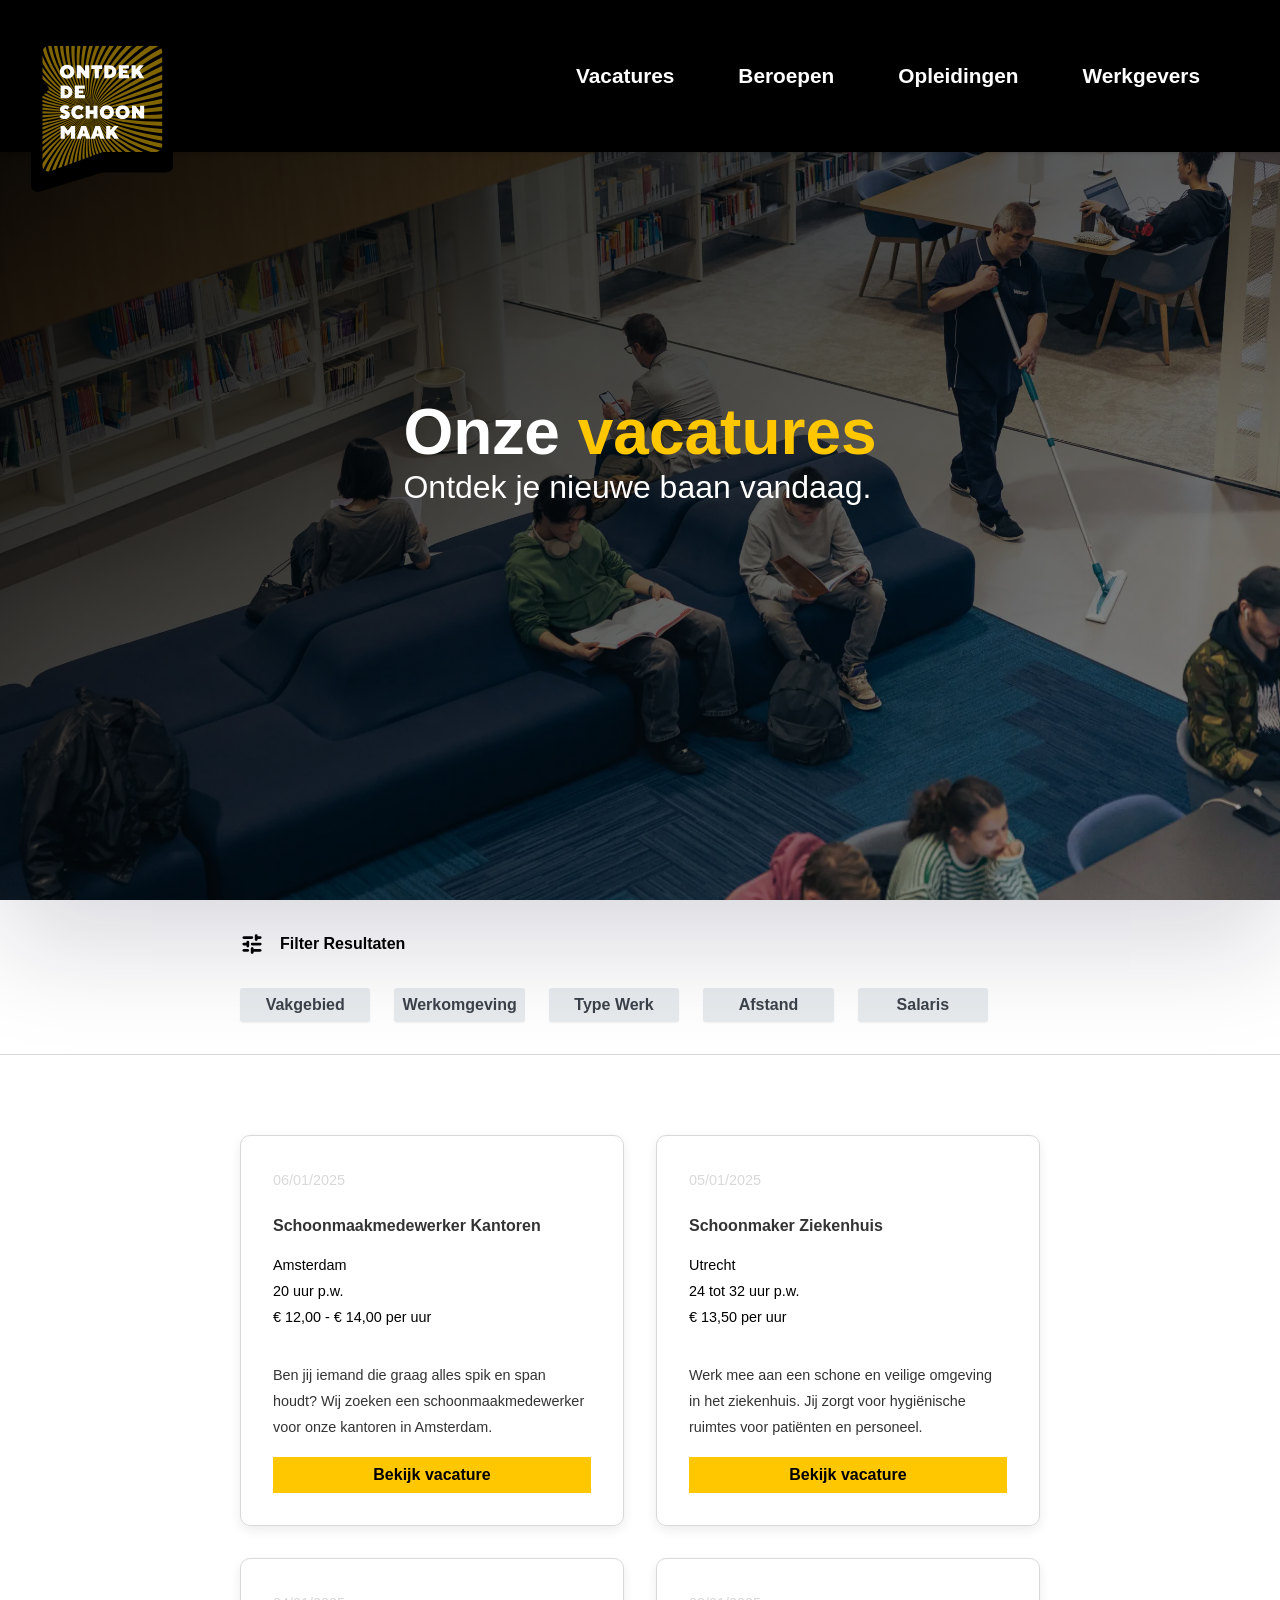
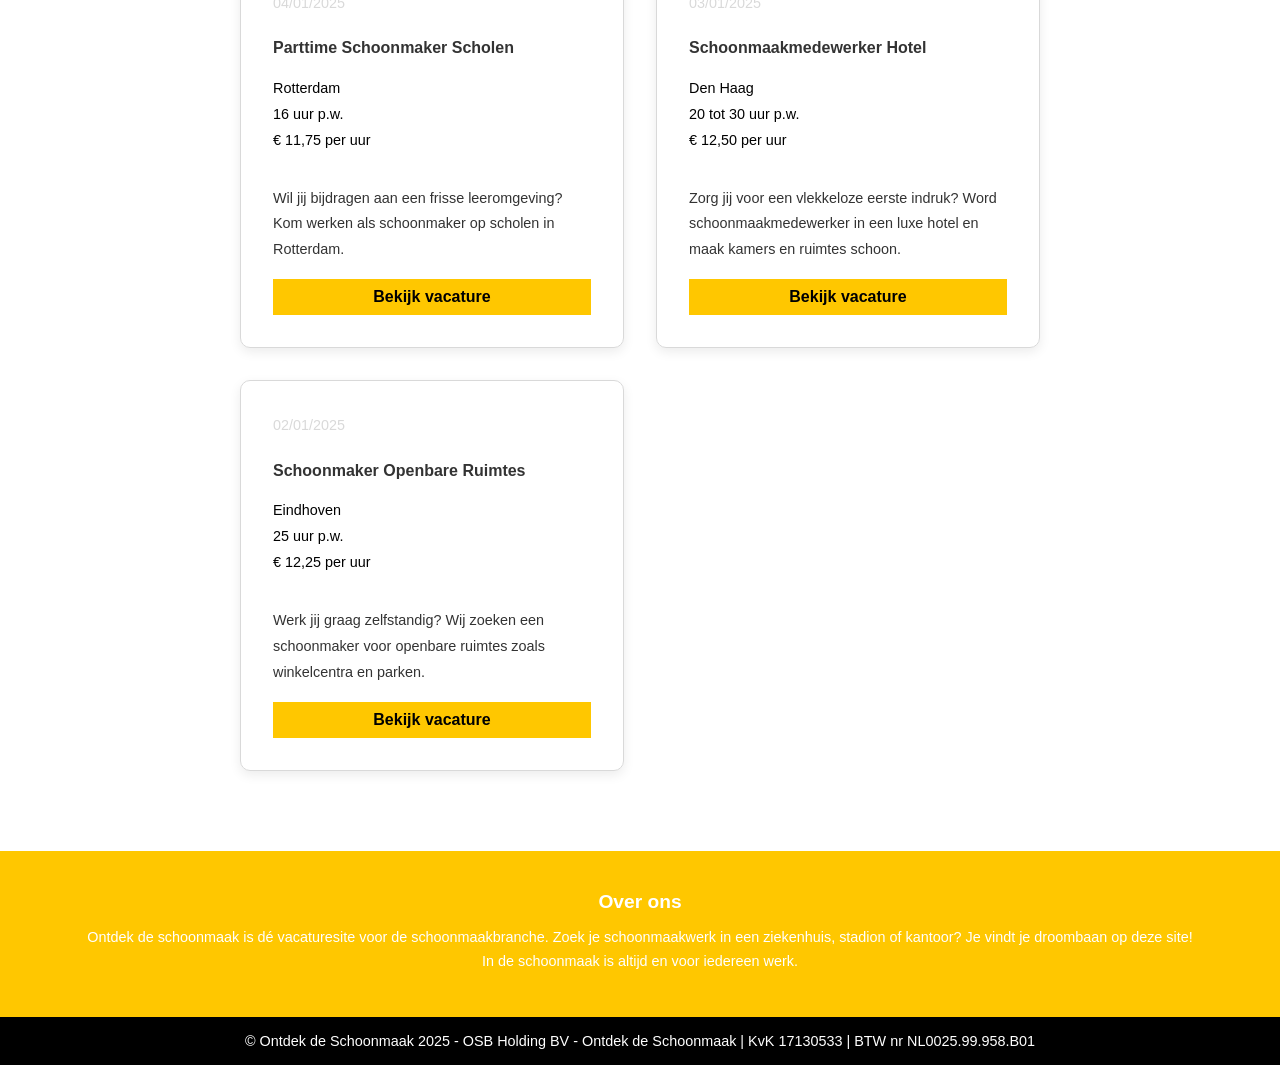
<file: index.html>
<!DOCTYPE html>
<html lang="nl">
  <head>
    <meta charset="UTF-8" />
    <meta name="viewport" content="width=device-width, initial-scale=1.0" />
    <meta
      name="description"
      content="Ontdek vacatures, beroepen en opleidingen in de schoonmaakbranche. Vind jouw ideale baan of werkgever eenvoudig en snel."
    />
    <link rel="icon" href="/assets/Logo (1).svg" type="image/x-icon">

    <link rel="stylesheet" href="./styles/active-collective.css" />
    <link rel="stylesheet" href="./styles/styles.css" />
    <script src="script.js" defer></script>
    <title>Ontdek de Schoonmaak - Vacatures en Meer</title>
  </head>
  <body>
    <div class="site">
      <header class="site__header">
        <a href="#" aria-label="Terug naar de startpagina">
          <img
            class="site__logo-image"
            src="/assets/Logo (1).svg"
            alt="Logo van Ontdek de Schoonmaak"
          />
        </a>
        <button class="open-menu-btn">
          <img
            src="/assets/menu_24dp_FFC700_FILL0_wght700_GRAD0_opsz24.svg"
            alt="Open Menu"
          />
        </button>
        <button class="close-menu-btn">
          <img
            src="/assets/close_24dp_FFC700_FILL0_wght700_GRAD0_opsz24.svg"
            alt="Close Menu"
          />
        </button>
        <nav class="site__menu" aria-label="Hoofdmenu">
          <ul class="site__menu-list">
            <li class="site__menu-item">
              <a class="site__menu-link" href="vacatures">Vacatures</a>
            </li>
            <li class="site__menu-item">
              <a class="site__menu-link" href="beroepen">Beroepen</a>
            </li>
            <li class="site__menu-item">
              <a class="site__menu-link" href="opleidingen">Opleidingen</a>
            </li>
            <li class="site__menu-item">
              <a class="site__menu-link" href="werkgevers">Werkgevers</a>
            </li>
          </ul>
        </nav>
      </header>
      <!-- =========== END .header-menu =========== -->
      <main class="site__main">
        <section class="site__hero">
          <figure class="site__hero-image">
            <img
              src="/assets/ontdek-de-schoonmaak.webp"
              alt="Hero image showing a cleaning job scene"
              class="site__hero-img"
            />
            <div class="site__hero-text">
              <h1>Onze <span class="site__highlight">vacatures</span></h1>
              <h2>Ontdek je nieuwe baan vandaag.</h2>
            </div>
          </figure>
        </section>
        <!-- =========== VAKGEBIED FILTER =========== -->
        <section class="filter">
          <div class="filter__container">
            <div class="filter__toggle">
              <img
                class="filter__icon"
                src="/assets/tune_24dp_000000_FILL0_wght700_GRAD0_opsz24.svg"
                alt="Filter Icon"
              />
              <button class="filter__btn">Filter Resultaten</button>
            </div>
            <div class="popup hidden">
              <div class="popup__content">
                <div class="popup__toggle">
                  <div class="filter__group">
                    <details class="filter__details">
                      <summary class="filter__summary">Vakgebied</summary>
                      <div class="filter__options">
                         <label>
                        <input
                          type="checkbox"
                          name="vakgebied"
                          value="glazenwasser"
                        />
                        Glazenwasser
                      </label>
                      <label>
                        <input
                          type="checkbox"
                          name="vakgebied"
                          value="hr-recruitment"
                        />
                        HR & recruitment
                      </label>
                      <div class="more-options hidden">
                        <label>
                          <input
                            type="checkbox"
                            name="vakgebied"
                            value="sales"
                          />
                          Sales
                        </label>
                        <label>
                          <input
                            type="checkbox"
                            name="vakgebied"
                            value="industrieel-reiniger"
                          />
                          Industrieel reiniger
                        </label>
                        <label>
                          <input
                            type="checkbox"
                            name="vakgebied"
                            value="overig"
                          />
                          Overig
                        </label>
                        <button type="button" class="filter__show-more">
                          Toon meer (2)
                        </button>
                      </div>
                    </details>
                    <details class="filter__details">
                      <summary class="filter__summary">Werkomgeving</summary>
                      <div class="filter__options">
                         <label>
                        <input
                          type="checkbox"
                          name="werkomgeving"
                          value="kantoorpanden"
                        />
                        Kantoorpanden
                      </label>
                      <label>
                        <input
                          type="checkbox"
                          name="werkomgeving"
                          value="particulier"
                        />
                        Particulier
                      </label>
                      <div class="more-options hidden">
                        <label>
                          <input
                            type="checkbox"
                            name="werkomgeving"
                            value="onderwijs"
                          />
                          Onderwijs
                        </label>
                        <label>
                          <input
                            type="checkbox"
                            name="werkomgeving"
                            value="gezondheidszorg"
                          />
                          Gezondheidszorg
                        </label>
                        <button type="button" class="filter__show-more">
                          Toon meer (2)
                        </button>
                      </div>
                    </details>
                    <details class="filter__details">
                      <summary class="filter__summary">Type Werk</summary>
                      <div class="filter__options filter__options--inline">
                        <button class="filter__btn-option">Fulltime</button>
                        <button class="filter__btn-option">Parttime</button>
                        <button class="filter__btn-option">Stage</button>
                      </div>
                    </details>
                    <details class="filter__details">
                      <summary class="filter__summary">Afstand</summary>
                      <div class="filter__options">
                        <select
                          class="filter__dropdown"
                          id="filter-distance"
                          name="distance"
                        >
                          <option value="<5">&lt;5 km</option>
                          <option value="<10">&lt;10 km</option>
                          <option value="<20">&lt;20 km</option>
                          <option value="<30">&lt;30 km</option>
                          <option value="<50">&lt;50 km</option>
                        </select>
                      </div>
                    </details>
                    <details class="filter__details filter__details--border">
                      <summary class="filter__summary">Salaris</summary>
                      <div class="filter__options">
                        <label>
                        <input
                          type="checkbox"
                          name="salaris"
                          value="1000-2000"
                        />
                        €1000-€2000 per maand
                      </label>
                      <label>
                        <input
                          type="checkbox"
                          name="salaris"
                          value="2000-3000"
                        />
                        €2000-€3000 per maand
                      </label>
                      <div class="more-options hidden">
                        <label>
                          <input
                            type="checkbox"
                            name="salaris"
                            value="4000-5000"
                          />
                          €4000-€5000 per maand
                        </label>
                        <label>
                          <input type="checkbox" name="salaris" value="5000+" />
                          €5000+ per maand
                        </label>
                        <button type="button" class="filter__show-more">
                          Toon meer (2)
                        </button>
                      </div>
                    </details>
                  </div>
                </div>
              </div>
            </div>
          </div>
        </section>
        
        <section class="job-listings">
  <div class="job-listing-container">

    <div class="job-posting">
      <p class="job-posting__date">06/01/2025</p>
      <h2 class="job-posting__title">Schoonmaakmedewerker Kantoren</h2>
      <ul class="job-posting__details">
        <li class="job-posting__detail-item">
          <span class="job-posting__icon"></span> Amsterdam
        </li>
        <li class="job-posting__detail-item">
          <span class="job-posting__icon"></span> 20 uur p.w.
        </li>
        <li class="job-posting__detail-item">
          <span class="job-posting__icon"></span> € 12,00 - € 14,00 per uur
        </li>
      </ul>
      <p class="job-posting__description">
        Ben jij iemand die graag alles spik en span houdt? Wij zoeken een schoonmaakmedewerker voor onze kantoren in Amsterdam.
      </p>
      <button class="job-posting__view-job">Bekijk vacature</button>
    </div>

    <div class="job-posting">
      <p class="job-posting__date">05/01/2025</p>
      <h2 class="job-posting__title">Schoonmaker Ziekenhuis</h2>
      <ul class="job-posting__details">
        <li class="job-posting__detail-item">
          <span class="job-posting__icon"></span> Utrecht
        </li>
        <li class="job-posting__detail-item">
          <span class="job-posting__icon"></span> 24 tot 32 uur p.w.
        </li>
        <li class="job-posting__detail-item">
          <span class="job-posting__icon"></span> € 13,50 per uur
        </li>
      </ul>
      <p class="job-posting__description">
        Werk mee aan een schone en veilige omgeving in het ziekenhuis. Jij zorgt voor hygiënische ruimtes voor patiënten en personeel.
      </p>
      <button class="job-posting__view-job">Bekijk vacature</button>
    </div>

    <div class="job-posting">
      <p class="job-posting__date">04/01/2025</p>
      <h2 class="job-posting__title">Parttime Schoonmaker Scholen</h2>
      <ul class="job-posting__details">
        <li class="job-posting__detail-item">
          <span class="job-posting__icon"></span> Rotterdam
        </li>
        <li class="job-posting__detail-item">
          <span class="job-posting__icon"></span> 16 uur p.w.
        </li>
        <li class="job-posting__detail-item">
          <span class="job-posting__icon"></span> € 11,75 per uur
        </li>
      </ul>
      <p class="job-posting__description">
        Wil jij bijdragen aan een frisse leeromgeving? Kom werken als schoonmaker op scholen in Rotterdam.
      </p>
      <button class="job-posting__view-job">Bekijk vacature</button>
    </div>

    <div class="job-posting">
      <p class="job-posting__date">03/01/2025</p>
      <h2 class="job-posting__title">Schoonmaakmedewerker Hotel</h2>
      <ul class="job-posting__details">
        <li class="job-posting__detail-item">
          <span class="job-posting__icon"></span> Den Haag
        </li>
        <li class="job-posting__detail-item">
          <span class="job-posting__icon"></span> 20 tot 30 uur p.w.
        </li>
        <li class="job-posting__detail-item">
          <span class="job-posting__icon"></span> € 12,50 per uur
        </li>
      </ul>
      <p class="job-posting__description">
        Zorg jij voor een vlekkeloze eerste indruk? Word schoonmaakmedewerker in een luxe hotel en maak kamers en ruimtes schoon.
      </p>
      <button class="job-posting__view-job">Bekijk vacature</button>
    </div>

    <div class="job-posting">
      <p class="job-posting__date">02/01/2025</p>
      <h2 class="job-posting__title">Schoonmaker Openbare Ruimtes</h2>
      <ul class="job-posting__details">
        <li class="job-posting__detail-item">
          <span class="job-posting__icon"></span> Eindhoven
        </li>
        <li class="job-posting__detail-item">
          <span class="job-posting__icon"></span> 25 uur p.w.
        </li>
        <li class="job-posting__detail-item">
          <span class="job-posting__icon"></span> € 12,25 per uur
        </li>
      </ul>
      <p class="job-posting__description">
        Werk jij graag zelfstandig? Wij zoeken een schoonmaker voor openbare ruimtes zoals winkelcentra en parken.
      </p>
      <button class="job-posting__view-job">Bekijk vacature</button>
    </div>

 

<!-- end job posting -->
      </main>

<footer class="footer">
  <div class="footer-top">
    <h2>Over ons</h2>
    <p>
      Ontdek de schoonmaak is dé vacaturesite voor de schoonmaakbranche. Zoek je schoonmaakwerk in een ziekenhuis, stadion of kantoor? 
      Je vindt je droombaan op deze site!
    </p>
    <p>In de schoonmaak is altijd en voor iedereen werk.</p>
  </div>

  <div class="footer-bottom">
    <p>
      © Ontdek de Schoonmaak 2025 - OSB Holding BV - Ontdek de Schoonmaak | KvK 17130533 | BTW nr NL0025.99.958.B01
    </p>
  </div>
</footer>

    </div>
  </body>
</html>
</file>
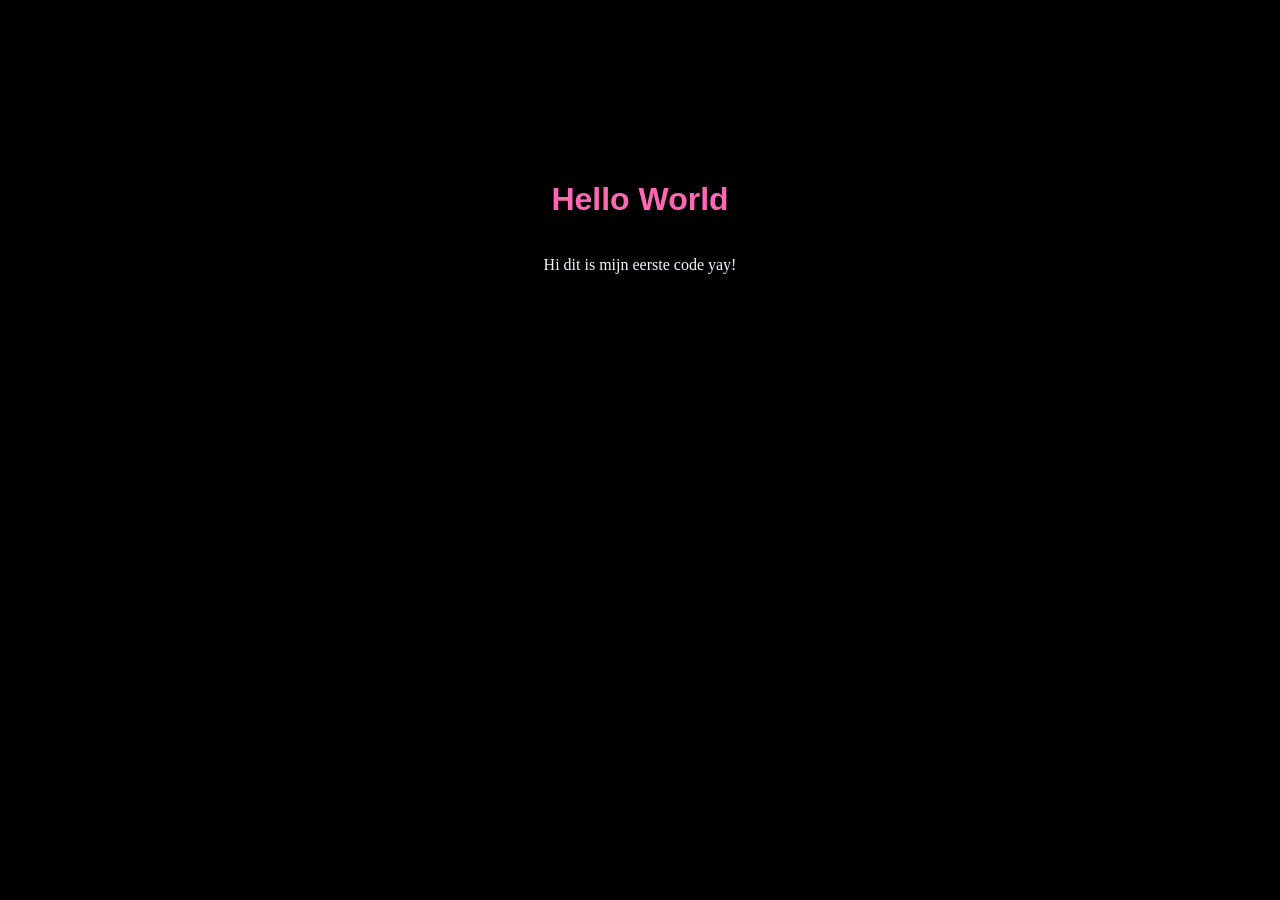
<file: test.html>
<!DOCTYPE html>
<html lang="en">
  <head>
    <meta charset="UTF-8" />
    <meta name="viewport" content="width=device-width, initial-scale=1.0" />
    <title>Hello</title>
    <link rel="stylesheet" href="style1.css" />
  </head>
  <body>
    <div class="wrapper">
      <h1 class="title">Hello World</h1>
      <p>Hi dit is mijn eerste code yay!</p>
    </div>
  </body>
</html>
</file>
<file: styles/active-collective.css>
/* =============================================
   Basis CSS
   ============================================= */

* {
  box-sizing: border-box;
  scroll-behavior: smooth;
}

*:focus-visible {
  outline: none;
  box-shadow: 0px 10px 20px 0px var(--box-shadow);
}

/* =============================================
   CSS-variabelen
   ============================================= */

body {
  /* Typografie */
  --site-font: "Poppins", sans-serif;
  --button-font: "Proxima Nova", sans-serif;
  --icon-font: "actk-icons", serif;

  /* Lijnhoogtes */
  --line-height-huge: 1;
  --line-height-large: 4rem;
  --line-height-medium: 1.8;
  --line-height-normal: 1.6;
  --line-height-small: 1;

  /* Kleuren */
  --black: #000000;
  --soft-black: #333;
  --white: #ffffff;
  --off-white: #f9f9f9;
  --box-shadow: #0000001a;
  --full-box-shadow: 0 5px 20px #00000033;

  --footer-color: #fdd835;
  --see-through-color: #00000080;

  --primary-color: var(--black);
  --primary-color-alt: #f6f3e8;
  --secondary-color: #c3bca4;
  --secondary-color-light: #f6f3e8;

  --accent-color: #ffc700;
  --hover-color: #413508;

  --primary-text-color: var(--black);
  --secondary-text-color: var(--white);

  --error-color: #d44848;
  --color-success: #4bab33;

  --color-gray: rgb(0, 0, 0, 55%);
  --color-lightgray: #c3bca4;

  /* Knoppen */
  --button-color: #ffc700;
  --button-hover: #413508;

  /* Achtergronden */
  --website-background: var(--white);
  --main-text-color: var(--black);
  --background-color-3: var(--primary-color-alt);
  --background-color-4: var(--secondary-color);

  /* Afmetingen */
  --header-height: 9.6rem;
  --site-x-padding: 2.5rem;
  --site-width: 100%;
  --column-gap: 2.5rem;

  /* Hoeken */
  --border-radius: 10px;
  --half-border-radius: 20px 0 20px;
}
</file>
<file: styles/styles.css>
/* =========== GENERAL RESET =========== */
*,
*::before,
*::after {
  margin: 0;
  padding: 0;
  box-sizing: border-box;
}

body {
  font-family: var(--site-font);
}

button {
  font-family: var();
}

/* =========== CONTAINER STYLES =========== */
.site {
  text-align: center;
}

.site__header {
  position: fixed;
  width: var(--site-width);
  height: 8rem;
  background-color: var(--black);
  box-shadow: rgba(0, 0, 0, 0.16) 0px 1px 4px;
  z-index: 2;
}

.site__logo-image {
  position: absolute;
  top: 2rem;
  left: 1.4rem;
  width: 8rem;
  height: 8rem;
  z-index: 3;

  @media (min-width: 1024px) {
    width: 10rem;
    height: 10rem;
  }
}

/* Header Buttons */
.open-menu-btn,
.close-menu-btn {
  display: flex;
  justify-content: flex-end;
  background: none;
  border: none;
  cursor: pointer;
  margin: 1rem;
  position: absolute;
  right: 1rem;
  top: 1rem;
  z-index: 3;

  @media screen and (min-width: 960px) {
    visibility: hidden;
    opacity: 0;
  }
}

.close-menu-btn {
  visibility: hidden;
  opacity: 0;
  transition: opacity 0.3s ease-in-out;
}

/* =========== end button styling open/ close =========== */

.site__menu {
  position: relative;

  .site__menu-list {
    position: absolute;
    left: 0;
    top: 0;
    width: 100%;
    width: 100%;
    padding-top: 15rem;
    padding-bottom: 3rem;
    background-color: var(--black);
    box-shadow: rgba(0, 0, 0, 0.16) 0px 1px 4px;
    transform: translateY(-100%);
    transition: transform 0.3s ease-in-out, opacity 0.3s ease-in-out;
    visibility: hidden;
    opacity: 0;
    z-index: 2;

    &:hover {
      color: #ffc700;
    }

    @media (min-width: 1024px) {
      display: flex;
      justify-content: flex-end;
      gap: 2rem;
      padding: 3rem;
      transform: none;
      transition: none;
      visibility: visible;
      opacity: 1;
    }
  }
  .site__menu-item {
    list-style: none;
    margin: 1rem 0;
  }

  .site__menu-link {
    color: white;
    font-weight: bold;
    text-decoration: none;
    font-size: 1.5rem;
    margin-right: 2rem;

    @media (min-width: 1024px) {
      font-size: 1.3rem;
      &:hover {
        color: black;
        border: 1px solid none;
        background-color: #ffc700;
        padding: 0.5rem;
        border-radius: 0.1rem;
      }
    }
  }
}

.menu-open .site__menu-list {
  transform: translateY(0);
  visibility: visible;
  opacity: 1;
}

.menu-open .close-menu-btn {
  visibility: visible;
  opacity: 1;
}

.menu-open .open-menu-btn {
  visibility: hidden;
  opacity: 0;
}

/* =========== END .header-menu =========== */

/* =========== JOB LISTING STYLES =========== */

.site__hero-image {
  position: relative;
  width: 100%;
  height: 100vh;
  overflow: hidden;
  box-shadow: rgba(17, 12, 46, 0.15) 0px 48px 100px 0px;
  .site__hero-img {
    width: 100%;
    height: 100%;
    object-fit: cover;
    display: block;
  }
}

.site__hero-image::before {
  content: "";
  position: absolute;
  top: 0;
  left: 0;
  width: 100%;
  height: 100%;
  background: linear-gradient(to bottom right, #000, rgba(0, 0, 0, 0.3));
}
.site__hero-text {
  position: absolute;
  top: 50%;
  left: 50%;
  transform: translate(-50%, -50%);
  text-align: left;

  span {
    color: #ffc700;
  }

  h1 {
    font-size: 2rem;
    color: white;
  }

  h2 {
    font-size: 1.2rem;
    font-weight: normal;
    color: white;
  }

  @media (min-width: 1024px) {
    h1 {
      font-size: 4rem;
    }

    h2 {
      font-size: 2rem;
    }
  }
}

/* =========== VAKGEBIED FILTER =========== */

.filter__container {
  display: flex;
  flex-direction: column;
  align-items: flex-start;
  padding: 2rem;
  border-bottom: 1px solid #d9d9d9;
}

@media (min-width: 1024px) {
  .filter__container {
    padding-left: 15rem;
  }
}

@media (min-width: 2000px) {
  .filter__container {
    padding-left: 20rem;
  }
}
.filter__toggle {
  display: flex;
  flex-direction: row;
  align-items: center;
  padding-bottom: 2rem;
  gap: 1rem;

  .filter__btn {
    background: none;
    border: none;
    font-weight: bolder;
    font-size: 1rem;
  }
}

.filter__group {
  display: grid;
  grid-template-columns: repeat(3, 1fr);
  gap: 1rem;

  @media (min-width: 750px) {
    grid-template-columns: repeat(4, 1fr);
    gap: 1.5rem;
  }

  @media (min-width: 1024px) {
    grid-template-columns: repeat(5, 1fr);
    gap: 1.5rem;
  }
}

.filter__summary {
  outline: none;
  cursor: pointer;
  font-weight: bold;
  border-radius: 3px;
  padding: 1rem;
  border: 0;
  color: #3a4149;
  background: #e7ebee;
  box-shadow: rgba(0, 0, 0, 0.05) 0px 1px 2px 0px;
  font-size: 1rem;
  list-style: none;
  text-align: center;
  z-index: 1;

  &:hover {
    color: black;
    background: #fac608;
    box-shadow: rgba(0, 0, 0, 0.05) 0px 1px 2px 0px;
  }

  @media (min-width: 750px) {
    font-size: 1rem;
    padding: 1.2rem;
    text-align: center;
  }

  @media screen and (min-width: 1024px) {
    text-align: center;
    font-size: 1rem;
    padding: 0.5rem;
  }
}

.filter__options {
  display: none;
  position: absolute;
  padding: 2rem;
  background: white;
  border: 1px solid #ddd;
  border-radius: 0.02rem;
  box-shadow: 0 2px 4px rgba(0, 0, 0, 0.1);
  line-height: 2rem;
  z-index: 1;

  label {
    display: flex;
    gap: 0.5rem;
  }

  @media (min-width: 750px) {
    grid-column: span 5;
  }

  @media (min-width: 1024px) {
    grid-column: span 5;
  }
}

details[open] .filter__options {
  display: block;
}

.filter__show-more {
  display: flex;
  font-weight: bold;
  margin-top: 0.5rem;
  background: none;
  border: none;

  &:hover {
    cursor: pointer;
    color: var(--accent-color);
  }
}

/* =========== end  FILTER styling =========== */

.job-listing-container {
  display: grid;
  grid-template-columns: 1fr;
  gap: 2rem;
  padding: 2rem;
  text-align: left;
}

@media (min-width: 750px) {
  .job-listing-container {
    grid-template-columns: repeat(2, 1fr);
    gap: 2rem;
  }
}

@media (min-width: 1550px) {
  .job-listing-container {
    grid-template-columns: repeat(3, 1fr);
    padding: 5rem 15rem;
    top: 0;
    gap: 2rem;
  }
}

@media (min-width: 1024px) {
  .job-listing-container {
    padding: 5rem 15rem;
  }
}

@media (min-width: 2000px) {
  .job-listing-container {
    padding: 5rem 20rem;
  }
}

/* Job Posting */
.job-posting {
  cursor: pointer;
  border: 1px solid #d9d9d9;
  box-shadow: rgba(0, 0, 0, 0.08) 0px 4px 12px;
  border-radius: 10px;
  padding: 2rem;
  line-height: 1.8;
  display: flex;
  flex-direction: column;
  justify-content: space-between;
  height: 100%;
  position: relative;

  &:hover {
    border: 1.5px solid var(--accent-color);
  }
}

.job-posting__date {
  font-size: 0.9rem;
  color: #d9d9d9;
  margin-bottom: 1.1rem;
}

.job-posting__title {
  color: var(--soft-black);
  font-size: 1rem;
  margin-bottom: 0.8rem;
}

.job-posting__detail-item {
  list-style: none;
  font-size: 0.9rem;
}

.job-posting__description {
  color: var(--soft-black);
  font-size: 0.9rem;
  margin-top: 2rem;
}

.job-posting__view-job {
  text-align: center;
  font-weight: bold;
  font-size: 1rem;
  background: var(--accent-color);
  border: 1px solid transparent;
  padding: 0.5rem 1rem;
  cursor: pointer;
  margin-top: 1rem;

  &:hover {
    color: var(--white);
    background-color: var(--hover-color);
  }
}

/* =========== END JOB POSTING =========== */
footer {
  background: var(--black);
  color: var(--white);
}

.footer-top {
  background: var(--accent-color);
  padding: 1.5rem;
  display: flex;
  flex-direction: column;
  align-items: center;
  text-align: center;
}

.footer-top h2 {
  font-size: 1.5rem;
  margin-bottom: 1rem;
}

.footer-top p {
  font-size: 1rem;
  margin-bottom: 0.5rem;
  word-wrap: break-word;
}

.footer-bottom {
  background-color: var(--black);
  color: var(--white);
  text-align: center;
  padding: 1rem;
  font-size: 0.9rem;
}

@media (min-width: 768px) {
  .footer-top {
    flex-direction: column;
    justify-content: center;
    text-align: center;
    padding: 2rem;
  }

  .footer-top h2 {
    font-size: 1.4rem;
  }

  .footer-top p {
    font-size: 1rem;
  }
}

@media (min-width: 1024px) {
  .footer-top {
    padding: 2.5rem;
  }

  .footer-top h2 {
    font-size: 1.2rem;
  }

  .footer-top p {
    font-size: 0.9rem;
  }
}
</file>
<file: style1.css>
body {
  background: black;
}

p {
  color: aliceblue;
}

.title {
  color: hotpink;
  font-family: "Lucida Sans", "Lucida Sans Regular", "Lucida Grande",
    "Lucida Sans Unicode", Geneva, Verdana, sans-serif;
}

.wrapper {
  display: flex;
  flex-direction: column;
  justify-content: center;
  align-items: center;
  margin-top: 10rem;
}
</file>
